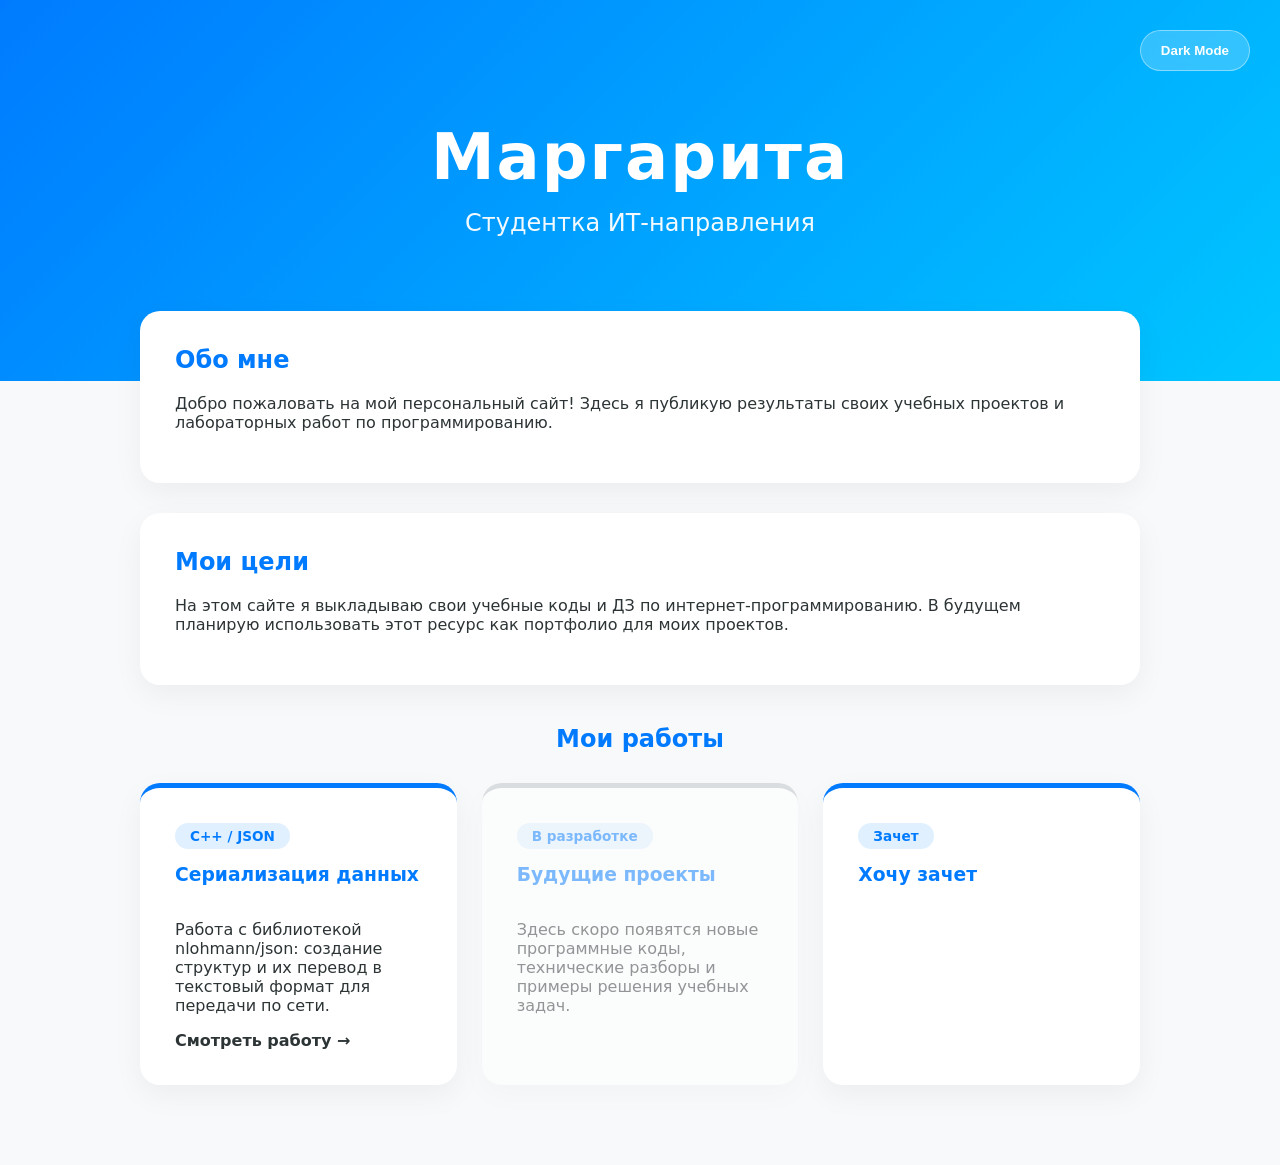
<file: index.html>
<!DOCTYPE html>
<html lang="ru">
<head>
    <meta charset="UTF-8">
    <meta name="viewport" content="width=device-width, initial-scale=1.0">
    <title>Портфолио | Маргарита</title>
    <link rel="stylesheet" href="style.css">
</head>
<body>

    <header>
        <button id="theme-toggle" class="theme-btn">
            <span id="theme-text">Dark Mode</span>
        </button>
        <h1>Маргарита</h1>
        <p>Студентка ИТ-направления</p>
    </header>

    <div class="container">
        <section class="about-section">
            <h2>Обо мне</h2>
            <p>Добро пожаловать на мой персональный сайт! Здесь я публикую результаты своих учебных проектов и лабораторных работ по программированию.</p>
        </section>

        <section class="about-section goals-section">
            <h2>Мои цели</h2>
            <p>На этом сайте я выкладываю свои учебные коды и ДЗ по интернет-программированию. В будущем планирую использовать этот ресурс как портфолио для моих проектов.</p>
        </section>

        <h2 class="section-title">Мои работы</h2>
        
        <div class="projects-grid">
            <a href="json_task.html" class="project-card">
                <span class="tag">C++ / JSON</span>
                <h3>Сериализация данных</h3>
                <p>Работа с библиотекой nlohmann/json: создание структур и их перевод в текстовый формат для передачи по сети.</p>
                <strong>Смотреть работу →</strong>
            </a>

            <div class="project-card draft">
                <span class="tag">В разработке</span>
                <h3>Будущие проекты</h3>
                <p>Здесь скоро появятся новые программные коды, технические разборы и примеры решения учебных задач.</p>
            </div>
            <div class="projects-grid">
                <a href="json_task.html" class="project-card">
                    <span class="tag">Зачет</span>
                    <h3>Хочу зачет</h3>
                </a>
            </div>

            
        </div>
        </div>
        
            
        </div>
    </div>

    <script src="script.js"></script>
</body>
</html>
</file>
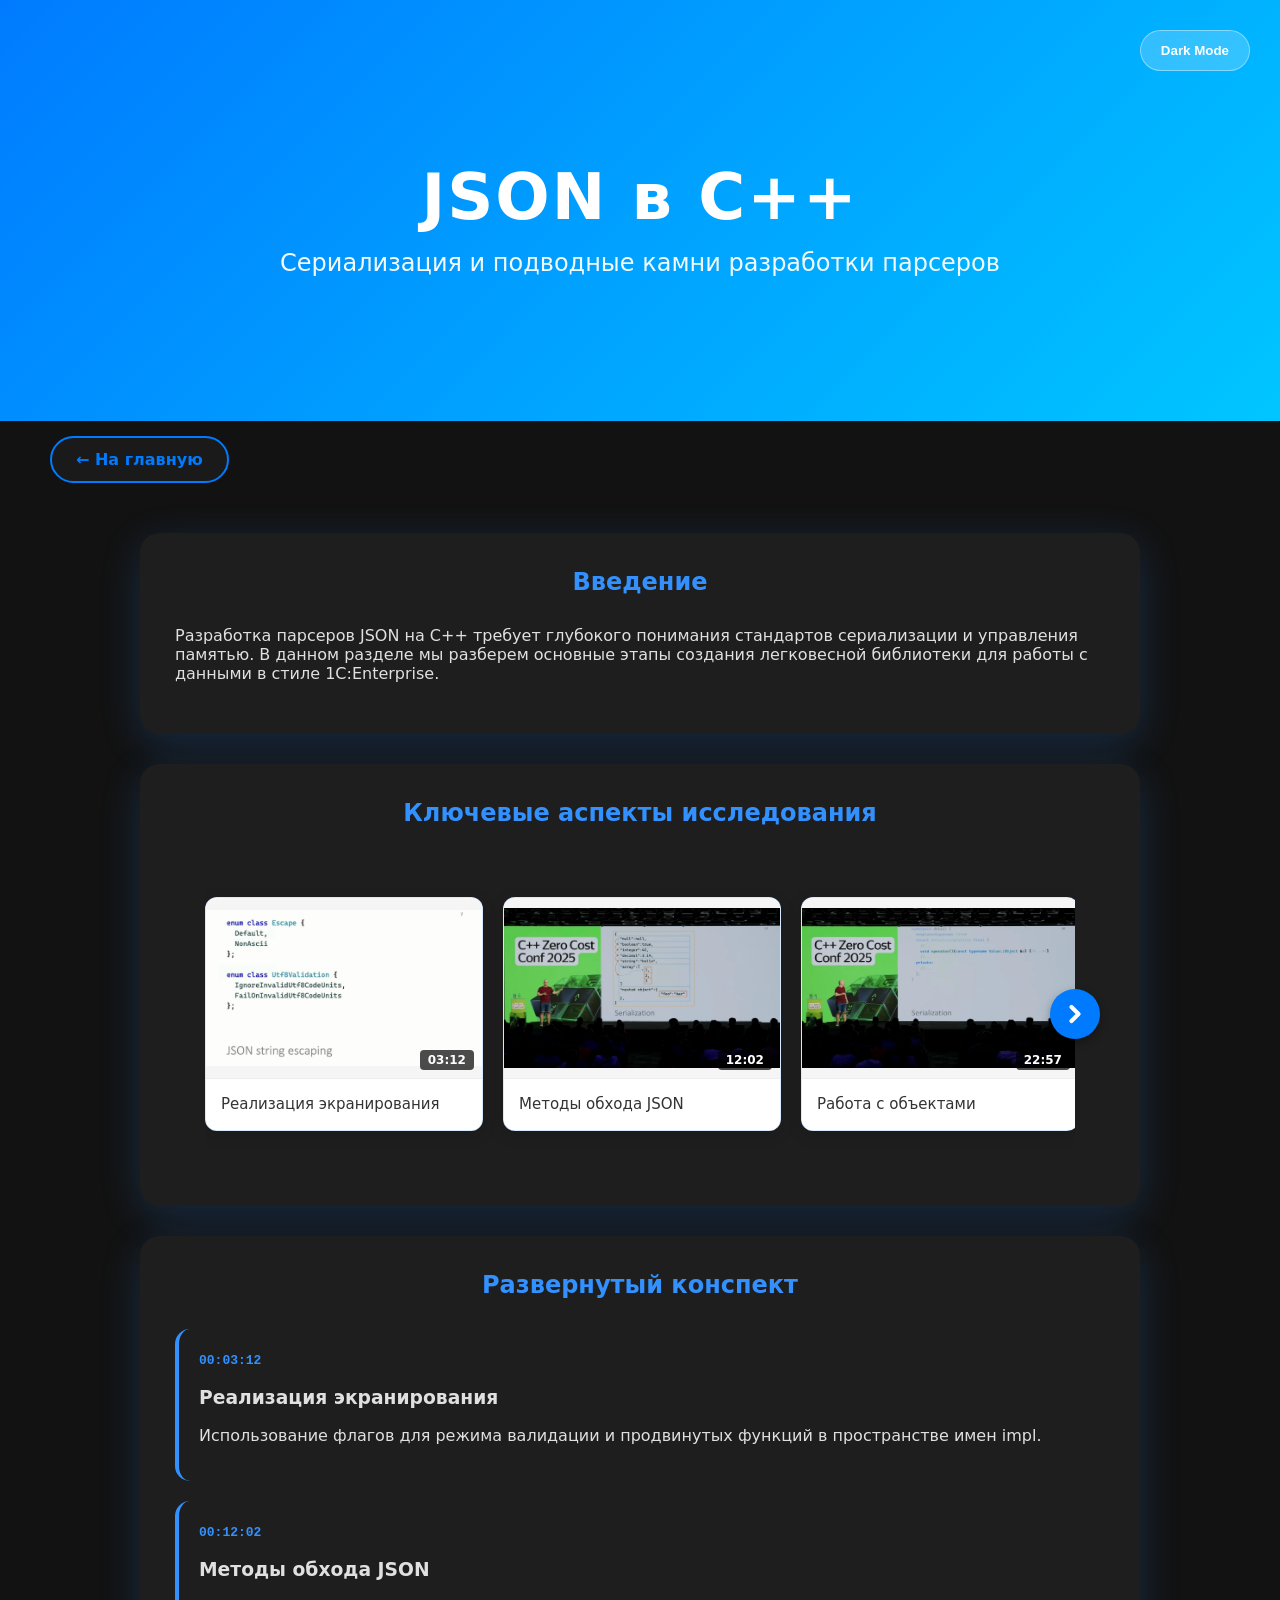
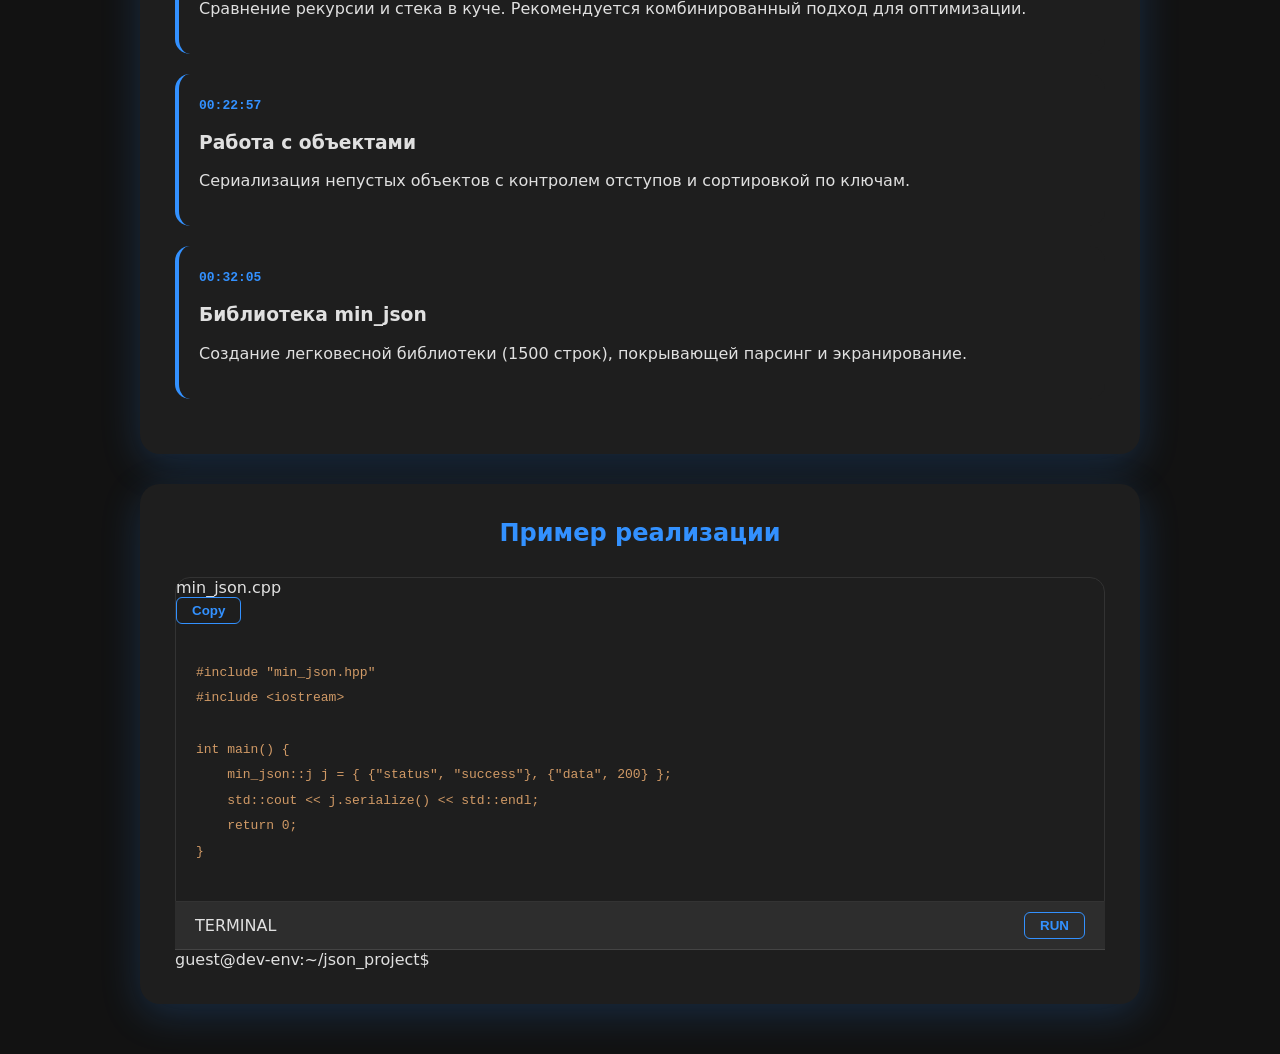
<file: json_task.html>
<!DOCTYPE html>
<html lang="ru">
<head>
    <meta charset="UTF-8">
    <meta name="viewport" content="width=device-width, initial-scale=1.0">
    <title>JSON в C++ - Исследование</title>
    <link rel="stylesheet" href="style.css">
</head>
<body>
    <body class="dark-mode json-page">

    <header class="json-header">
       <div class="header-top-row">
           <button class="theme-btn" id="theme-toggle">
               <span id="theme-text">Dark Mode</span>
           </button>
       </div>
        <div class="header-content">
            <h1>JSON в C++</h1>
            <p>Сериализация и подводные камни разработки парсеров</p>
        </div>
    </header>

        <div class="navigation-container">
            <a href="index.html" class="back-link">← На главную</a>
        </div>

    <main class="container">
    
        <section class="about-section">
            <h2 class="section-title">Введение</h2>
            <p>Разработка парсеров JSON на C++ требует глубокого понимания стандартов сериализации и управления памятью. В данном разделе мы разберем основные этапы создания легковесной библиотеки для работы с данными в стиле 1C:Enterprise.</p>
        </section>

        <section class="about-section">
            <h2 class="section-title">Ключевые аспекты исследования</h2>
            <div class="carousel-viewport">
                <div class="carousel-track-container">
                    <div class="carousel-track" id="track">
                        <a href="https://youtu.be/GKlZGbbsaVc?t=192" target="_blank" class="video-item">
                            <div class="video-preview">
                                <img src="pic1.jpg" alt="Превью 1" class="preview-img">
                                <span class="time-badge">03:12</span>
                            </div>
                            <div class="item-info"><p>Реализация экранирования</p></div>
                        </a>
                        <a href="https://youtu.be/GKlZGbbsaVc?t=722" target="_blank" class="video-item">
                            <div class="video-preview">
                                 <img src="pic2.jpg" alt="Превью 2" class="preview-img">
                                <span class="time-badge">12:02</span>
                            </div>
                            <div class="item-info"><p>Методы обхода JSON</p></div>
                        </a>
                        <a href="https://youtu.be/GKlZGbbsaVc?t=1377" target="_blank" class="video-item">
                            <div class="video-preview">
                                <img src="pic3.jpg" alt="Превью 3" class="preview-img">
                                <span class="time-badge">22:57</span>
                            </div>
                            <div class="item-info"><p>Работа с объектами</p></div>
                        </a>
                        <a href="https://youtu.be/GKlZGbbsaVc?t=1925" target="_blank" class="video-item">
                            <div class="video-preview">
                                 <img src="pic4.jpg" alt="Превью 4" class="preview-img">
                                <span class="time-badge">32:05</span>
                            </div>
                            <div class="item-info"><p>Библиотека min_json</p></div>
                        </a>
                    </div>
                </div>
                <button class="arrow prev" id="prevBtn">
                    <svg viewBox="0 0 24 24" fill="none" xmlns="http://www.w3.org/2000/svg">
                        <path d="M9 6L15 12L9 18" stroke="currentColor" stroke-width="3.5" stroke-linecap="round" stroke-linejoin="round"/>
                    </svg>
                </button>
                <button class="arrow next" id="nextBtn">
                    <svg viewBox="0 0 24 24" fill="none" xmlns="http://www.w3.org/2000/svg">
                        <path d="M9 6L15 12L9 18" stroke="currentColor" stroke-width="3.5" stroke-linecap="round" stroke-linejoin="round"/>
                    </svg>
                </button>
            </div>
        </section>

        <section class="about-section">
            <h2 class="section-title">Развернутый конспект</h2>
            <div class="notes-grid">
                <div class="note-card">
                    <span class="note-time">00:03:12</span>
                    <h3>Реализация экранирования</h3>
                    <p>Использование флагов для режима валидации и продвинутых функций в пространстве имен impl.</p>
                </div>
                <div class="note-card">
                    <span class="note-time">00:12:02</span>
                    <h3>Методы обхода JSON</h3>
                    <p>Сравнение рекурсии и стека в куче. Рекомендуется комбинированный подход для оптимизации.</p>
                </div>
                <div class="note-card">
                    <span class="note-time">00:22:57</span>
                    <h3>Работа с объектами</h3>
                    <p>Сериализация непустых объектов с контролем отступов и сортировкой по ключам.</p>
                </div>
                <div class="note-card">
                    <span class="note-time">00:32:05</span>
                    <h3>Библиотека min_json</h3>
                    <p>Создание легковесной библиотеки (1500 строк), покрывающей парсинг и экранирование.</p>
                </div>
            </div>
        </section>

        <section class="about-section">
            <h2 class="section-title">Пример реализации</h2>
            <div class="code-editor">
                 <div class="button-container">
                    <span>min_json.cpp</span>
                    <div style="position: relative;">
                        <span id="copyToast" class="toast-msg">Скопировано!</span>
                        <button id="copyBtn" class="copy-btn">Copy</button>
                    </div>
                </div>
                <pre id="cppCode"><code>#include "min_json.hpp"
#include &lt;iostream&gt;

int main() {
    min_json::j j = { {"status", "success"}, {"data", 200} };
    std::cout << j.serialize() << std::endl;
    return 0;
}</code></pre>
            </div>

            <div class="terminal">
                <div class="terminal-bar">
                    <span>TERMINAL</span>
                    <div class="term-controls">
                        <button id="runBtn" class="run">RUN</button>
                        <button id="stopBtn" class="stop" style="display:none">STOP</button>
                    </div>
                </div>
                <div class="terminal-view" id="termOutput">
                    <span class="prompt">guest@dev-env:~/json_project$ </span>
                </div>
            </div>
        </section>

    </main>

    <script src="script.js"></script>
</body>
</html>
</file>
<file: style.css>
:root {
    --bg-color: #f8f9fa;
    --text-color: #2d3436;
    --card-bg: #ffffff;
    --accent: #007bff;
    --title-blue: #007bff; 
    --header-grad: linear-gradient(135deg, #007bff 0%, #00c6ff 100%);
    --tag-bg: #e1f0ff;
    --card-shadow: 0 10px 30px rgba(0,0,0,0.05);
}

body.dark-mode {
    --bg-color: #121212;
    --text-color: #e0e0e0;
    --card-bg: #1e1e1e;
    --accent: #3391ff;
    --title-blue: #3391ff; 
    --tag-bg: #2d2d2d;
    --card-shadow: 0 10px 40px rgba(51, 145, 255, 0.2); 
}

body {
    font-family: 'Segoe UI', system-ui, sans-serif;
    margin: 0;
    background-color: var(--bg-color);
    color: var(--text-color);
    transition: background-color 0.3s, color 0.3s;
}

body:not(.dark-mode) .back-link {
    background: #f0f0f0 !important; 
    color: #007bff !important;     
    border-color: #007bff !important;
}

body:not(.dark-mode) .arrow {
    background-color: #007bff !important; 
    box-shadow: 0 4px 10px rgba(0, 0, 0, 0.1) !important; 
}

header {
    background: var(--header-grad) !important; 
    color: white;
    padding: 120px 20px;
    text-align: center;
    position: relative;
}

header h1 { 
    margin: 0; 
    font-size: 4rem; 
    font-weight: 700;
    letter-spacing: 2px;
}

header p { 
    font-size: 1.5rem; 
    opacity: 0.95; 
    margin-top: 15px;
}

.container {
    max-width: 1000px;
    margin: -70px auto 50px; 
    padding: 0 20px;
    position: relative;
    z-index: 10;
}

.about-section, .project-card {
    background: var(--card-bg);
    padding: 35px;
    border-radius: 20px;
    box-shadow: var(--card-shadow);
    margin-bottom: 30px;
    transition: all 0.3s ease;
}

.about-section h2, 
.project-card h3,
.section-title {
    color: var(--title-blue) !important;
    margin-top: 0;
}

.section-title {
    text-align: center;
    margin: 40px 0 30px;
}

.projects-grid {
    display: grid;
    grid-template-columns: repeat(auto-fit, minmax(300px, 1fr));
    gap: 25px;
}

.project-card {
    border-top: 5px solid var(--accent);
    text-decoration: none;
    color: inherit;
    display: flex;
    flex-direction: column;
}

.project-card:hover:not(.draft) {
    transform: translateY(-10px);
    box-shadow: 0 15px 45px rgba(51, 145, 255, 0.3); 
}

.tag {
    display: inline-block;
    background: var(--tag-bg);
    color: var(--accent);
    padding: 5px 15px;
    border-radius: 20px;
    font-size: 0.85rem;
    font-weight: bold;
    margin-bottom: 15px;
    align-self: flex-start;
}

.project-card.draft {
    opacity: 0.5;
    cursor: default;
    border-top-color: #bdc3c7;
}

.theme-btn {
    position: absolute;
    top: 30px;
    right: 30px;
    background: rgba(255, 255, 255, 0.2);
    border: 1px solid rgba(255, 255, 255, 0.4);
    color: white;
    padding: 12px 20px;
    border-radius: 30px;
    cursor: pointer;
    font-weight: 600;
    backdrop-filter: blur(8px);
    transition: 0.3s;
}

.theme-btn:hover {
    background: rgba(255, 255, 255, 0.3);
}

/* --- СПЕЦИФИКА ВТОРОЙ СТРАНИЦЫ --- */

.header-top-row {
    display: flex;
    justify-content: space-between;
    align-items: center;
    padding: 20px;
    max-width: 1200px;
    margin: 0 auto;
}

.navigation-container {
    display: flex !important;
    justify-content: flex-start !important;
    width: 100% !important;
    max-width: 1200px !important;
    margin: 15px 0 20px 0 !important; 
    padding: 0 40px !important;
    position: relative !important;
    transform: translateX(10px) !important; 
    z-index: 100 !important;
}

main.container {
    margin-top: 50px !important;
}

.back-link {
    display: inline-block !important;
    padding: 12px 24px !important;
    background: #1a1a1a !important; 
    color: #007bff !important;     
    border: 2px solid #007bff !important;
    border-radius: 30px !important;
    text-decoration: none !important;
    font-weight: bold !important;
    transition: 0.3s ease !important;
}

.back-link:hover {
    background: #007bff !important;
    color: white !important;
}
.carousel-viewport {
    display: flex;
    align-items: center;
    position: relative;
    padding: 20px 0;
    gap: 15px;
}

.carousel-track-container {
    overflow: hidden !important; 
    width: 100%;
    padding: 20px 0;
}

.carousel-track {
    display: flex;
    gap: 20px;
    transition: transform 0.5s cubic-bezier(0.4, 0, 0.2, 1);
}

.video-item {
    min-width: calc(33.33% - 14px); 
    background: var(--card-bg);
    border-radius: 15px;
    overflow: hidden;
    text-decoration: none;
    border: 1px solid rgba(51, 145, 255, 0.2);
    transition: 0.3s;
    box-shadow: none; 
}

.video-item:hover {
    transform: translateY(-10px);
    border-color: var(--accent);
}

.video-preview {
    width: 100%;
    height: 120px;
    background: #000;
    display: flex;
    align-items: center;
    justify-content: center;
    color: var(--accent);
    font-weight: bold;
}

.carousel-navigation {
    position: absolute;
    top: 50%;
    width: 100%;
    display: flex;
    justify-content: space-between;
    transform: translateY(-50%);
    pointer-events: none; 
    z-index: 10;
}

.arrow {
    position: absolute !important;
    top: 50% !important;
    transform: translateY(-50%) !important;
    width: 50px !important;
    height: 50px !important;
    background-color: #007bff !important; 
    color: white !important;
    border-radius: 50% !important;
    border: none !important;
    display: flex !important;
    align-items: center !important;
    justify-content: center !important;
    cursor: pointer !important;
    z-index: 100 !important;
    box-shadow: 0 4px 10px rgba(0,0,0,0.3) !important;
    padding: 0 !important;
}

.arrow:hover {
    background-color: #0056b3 !important; 
}

.arrow.prev {
    left: -25px !important; 
}

.arrow.next {
    right: -25px !important; 
}

.arrow svg {
    width: 28px !important;
    height: 28px !important;
}

.carousel-viewport {
    position: relative !important;
    overflow: visible !important; 
    margin: 0 30px !important; 
}


.note-card {
    background: var(--card-bg);
    padding: 20px;
    border-radius: 15px;
    border-left: 4px solid var(--accent); 
    margin-bottom: 20px;
    transition: 0.3s;
}

.note-card:hover {
    transform: translateX(10px);
    background: rgba(51, 145, 255, 0.1);
}

.note-time {
    color: var(--accent);
    font-family: monospace;
    font-weight: bold;
}

#cppCode {
    color: #d19a66 !important; 
    padding: 20px;
    display: block;
    font-family: 'Consolas', monospace;
    line-height: 1.6;
}

.code-editor {
    background: #1e1e1e;
    border-radius: 15px 15px 0 0;
    border: 1px solid #333;
}

.button-container {
    position: relative;
    display: inline-flex;
    align-items: center;
}

.toast-msg {
    position: absolute;
    bottom: 135%;
    left: 50%;
    transform: translateX(-50%);
    background: var(--accent);
    color: white;
    padding: 5px 12px;
    border-radius: 6px;
    font-size: 12px;
    display: none; 
    white-space: nowrap;
    z-index: 100;
    box-shadow: 0 4px 10px rgba(0, 0, 0, 0.2);
}


.editor-header, .terminal-bar {
    display: flex;
    justify-content: space-between;
    align-items: center;
    padding: 10px 20px;
    background: #2d2d2d;
    border-bottom: 1px solid #444;
}

.copy-btn, .run, .stop {
    padding: 6px 16px;
    border: 1px solid var(--accent);
    background: transparent;
    color: var(--accent);
    border-radius: 8px;
    cursor: pointer;
    font-weight: bold;
    transition: 0.3s;
}

.copy-btn:hover, .run:hover {
    background: var(--accent);
    color: white;
}

.button-container {
    position: relative;
    display: inline-block;
}

.toast-msg {
    position: absolute;
    bottom: 130%; 
    left: 50%;
    transform: translateX(-50%);
    background: var(--accent);
    color: white;
    padding: 4px 10px;
    border-radius: 5px;
    font-size: 12px;
    display: none; 
    white-space: nowrap;
    z-index: 100;
}

.copy-btn, .run, .stop {
    padding: 5px 15px;
    border: 1px solid var(--accent);
    background: transparent;
    color: var(--accent);
    border-radius: 6px;
    cursor: pointer;
    font-weight: bold;
    transition: 0.3s;
}

.copy-btn:hover, .run:hover {
    background: var(--accent);
    color: white;
}

.video-item {
    display: flex !important;
    flex-direction: column !important; 
    text-decoration: none !important;
    background: #ffffff !important; 
    border-radius: 12px !important;
    overflow: hidden !important;
    box-shadow: 0 4px 15px rgba(0,0,0,0.15) !important;
    transition: transform 0.3s ease !important;
    height: 100% !important;
}

.video-item:hover {
    transform: translateY(-5px) !important;
}

.video-preview {
    position: relative !important;
    width: 100% !important;
    height: 180px !important; 
    background-color: #f5f5f5 !important; 
    border-bottom: 1px solid #eee !important;
}

.preview-img {
    width: 100% !important;
    height: 100% !important;
    object-fit: contain !important; 
    object-position: center !important;
    display: block !important;
}

.time-badge {
    position: absolute !important;
    bottom: 8px !important;
    right: 8px !important;
    background: rgba(0, 0, 0, 0.7) !important; 
    color: #ffffff !important;
    padding: 3px 8px !important;
    border-radius: 4px !important;
    font-size: 12px !important;
    font-weight: bold !important;
    z-index: 2 !important;
}

.item-info {
    padding: 15px !important; 
    background: #ffffff !important;
}

.item-info p {
    margin: 0 !important;
    font-size: 15px !important;
    color: #333333 !important; 
    line-height: 1.4 !important;
    font-weight: 500 !important;
}
</file>
